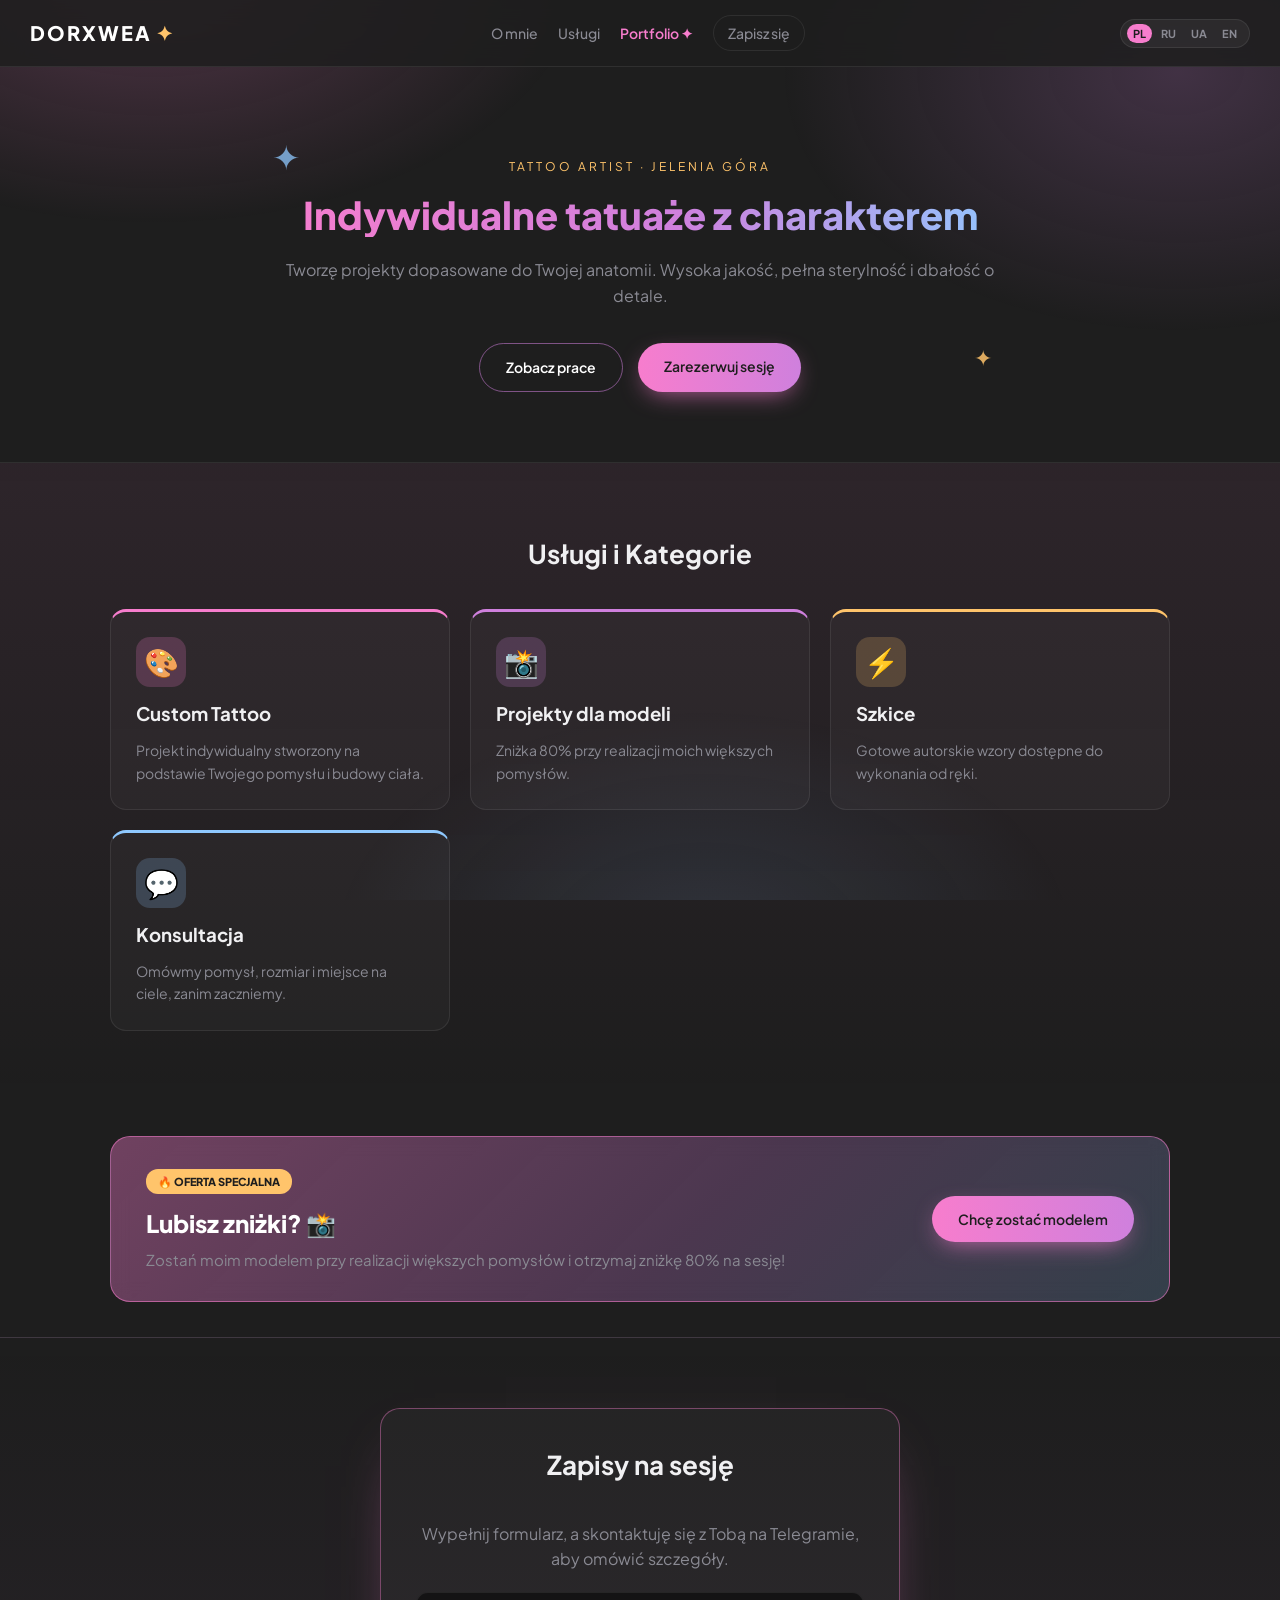
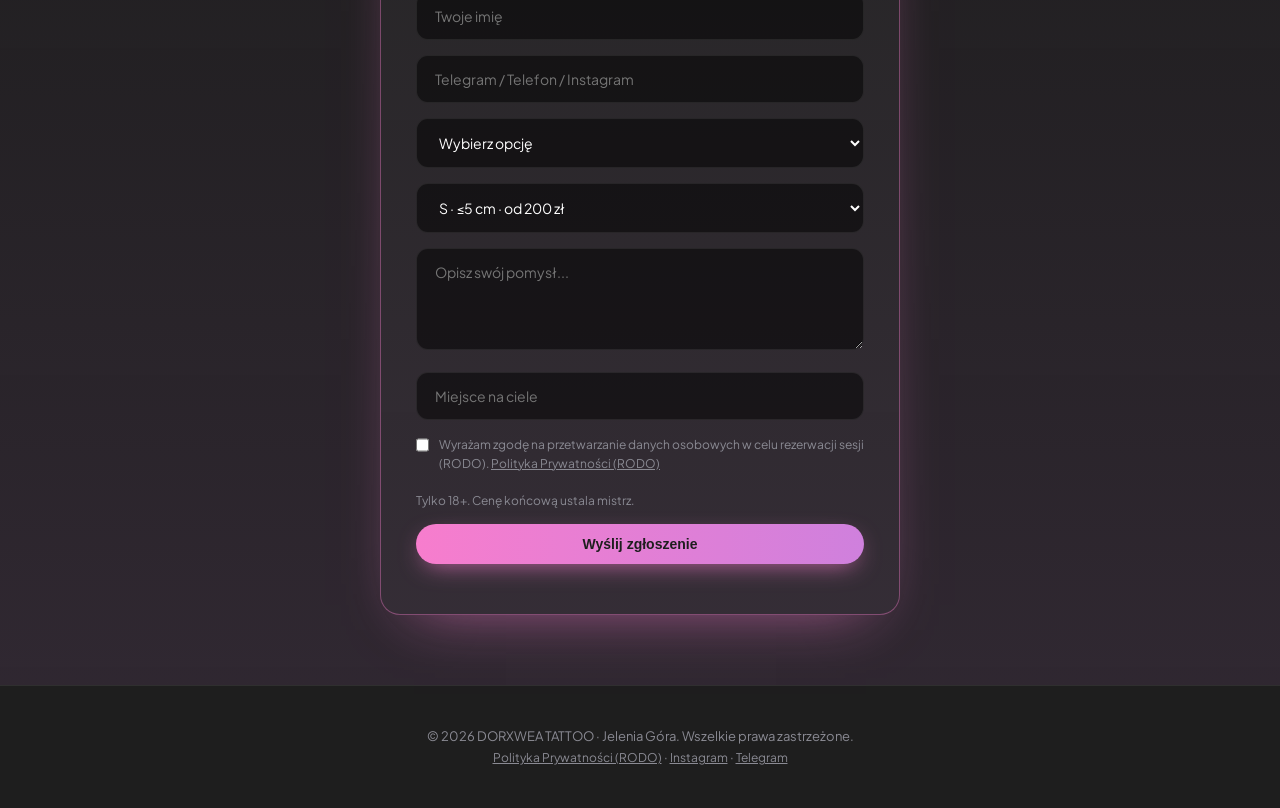
<file: index.html>
<!DOCTYPE html>
<html lang="pl"><head><meta charset="UTF-8"><meta name="viewport" content="width=device-width, initial-scale=1.0">
<title>DORXWEA TATTOO — tatuaże Jelenia Góra</title><link rel="stylesheet" href="styles.css">
<link rel="icon" href="data:image/svg+xml,<svg xmlns=%22http://www.w3.org/2000/svg%22 viewBox=%220 0 100 100%22><text y=%22.9em%22 font-size=%2290%22>✦</text></svg>">
<link rel="preconnect" href="https://fonts.googleapis.com"><link rel="preconnect" href="https://fonts.gstatic.com" crossorigin><link href="https://fonts.googleapis.com/css2?family=Plus+Jakarta+Sans:wght@300;400;600;800&display=swap" rel="stylesheet"><meta name="description" content="Autorskie tatuaże i szkice w Jeleniej Górze. Umów się przez formularz.">
<meta property="og:type" content="website"><meta property="og:site_name" content="DORXWEA TATTOO"><meta property="og:title" content="DORXWEA TATTOO — Jelenia Góra"><meta property="og:description" content="Autorskie tatuaże i szkice w Jeleniej Górze. Umów się przez formularz."><meta property="og:image" content="https://1tsfray.github.io/dorxwea/og.png"><meta property="og:url" content="https://1tsfray.github.io/dorxwea/"><meta name="twitter:card" content="summary_large_image">
  <link rel="canonical" href="https://1tsfray.github.io/dorxwea/">
<meta name="google-site-verification" content="fpPsu_zlMAIhCWUj0e3HK3klh6FLoE2OEKB9A2Q2Tnw" />
<script type="application/ld+json">
{"@context":"https://schema.org","@type":"TattooParlor","name":"DORXWEA TATTOO","url":"https://1tsfray.github.io/dorxwea/","areaServed":"Jelenia Góra","address":{"@type":"PostalAddress","addressLocality":"Jelenia Góra","addressCountry":"PL"}}
</script>
</head><body>
<header class="navbar">
<a href="index.html" class="logo">DORXWEA<span>✦</span></a>
<nav class="nav-links" id="navLinks">
<a href="about.html" data-i18n="navAbout"></a>
<a href="index.html#services" data-i18n="navServices"></a>
<a href="works.html" class="highlight-link" data-i18n="navPortfolio"></a>
<a href="index.html#booking" class="btn-nav" data-i18n="navBook"></a>
</nav>
<div class="lang-switch"><button class="lang-btn" data-lang="pl">PL</button><button class="lang-btn" data-lang="ru">RU</button><button class="lang-btn" data-lang="ua">UA</button><button class="lang-btn" data-lang="en">EN</button></div>
<button class="burger" id="burgerBtn" aria-label="Menu"><span></span><span></span><span></span></button>
</header>
<section class="hero"><div class="hero-content"><span class="subtitle" data-i18n="heroSubtitle"></span><h1 data-i18n="heroTitle"></h1><p data-i18n="heroDesc"></p>
<div class="hero-btns"><a href="works.html" class="btn btn-secondary" data-i18n="btnWorks"></a><a href="#booking" class="btn btn-primary" data-i18n="btnBook"></a></div></div></section>
<section id="services" class="section"><div class="container"><h2 data-i18n="servicesTitle"></h2><div class="cards-grid"><div class="card"><div class="card-icon">🎨</div><h3 data-i18n="card1Title"></h3><p data-i18n="card1Desc"></p></div><div class="card"><div class="card-icon">📸</div><h3 data-i18n="card2Title"></h3><p data-i18n="card2Desc"></p></div><div class="card"><div class="card-icon">⚡️</div><h3 data-i18n="card3Title"></h3><p data-i18n="card3Desc"></p></div><div class="card"><div class="card-icon">💬</div><h3 data-i18n="card4Title"></h3><p data-i18n="card4Desc"></p></div></div></div></section>
<section class="model-banner"><div class="container"><div class="model-card"><div class="model-content"><span class="model-badge" data-i18n="modelBannerBadge"></span><h2 data-i18n="modelBannerTitle"></h2><p data-i18n="modelBannerDesc"></p></div><a href="#booking" class="btn btn-primary btn-model" data-i18n="modelBannerBtn"></a></div></div></section>
<section id="booking" class="section booking-section"><div class="container"><div class="booking-card"><h2 data-i18n="bookingTitle"></h2><p data-i18n="bookingDesc" style="margin-bottom:20px;color:var(--text-secondary);text-align:center"></p>
<form id="bookingForm">
<div class="form-group"><input type="text" id="name" data-i18n-ph="namePlaceholder" maxlength="100" required></div>
<div class="form-group"><input type="text" id="contact" data-i18n-ph="contactPlaceholder" maxlength="100" required></div>
<div class="form-group"><select id="service" required><option value="" disabled selected data-i18n="servicePlaceholder"></option><option value="own" data-i18n="tOwn"></option><option value="model" data-i18n="tModel"></option><option value="sketch" data-i18n="tSketch"></option><option value="consultation" data-i18n="tCons"></option></select></div>
<div class="form-group" id="sizeRow"><select id="size" aria-label="Size"></select></div>
<div class="form-group"><textarea id="comment" rows="4" maxlength="1500" data-i18n-ph="commentPlaceholder"></textarea></div>
<div class="form-group"><input type="text" id="place" maxlength="100" data-i18n-ph="placePh"></div>
<input class="hp" id="hp" tabindex="-1" autocomplete="off" aria-hidden="true">
<div class="rodo-notice"><label><input type="checkbox" id="rodoCheck" required><span><span data-i18n="rodoNotice"></span> <a href="rodo.html" class="privacy-link" data-i18n="privacyLink"></a></span></label></div>
<p class="note" data-i18n="note"></p>
<button type="submit" class="btn btn-primary btn-block" id="submitBtn" data-i18n="submitBtn"></button>
<div id="formStatus" class="form-status" role="status"></div></form></div></div></section>
<section class="section" id="reviewsSec" style="display:none"><div class="container"><h2 data-i18n="revTitle"></h2><div class="cards-grid" id="reviews"></div></div></section>
<footer><p>© <span id="yr"></span> DORXWEA TATTOO · Jelenia Góra. <span data-i18n="rights"></span></p>
<p><a href="rodo.html" class="privacy-link" data-i18n="privacyLink"></a> · <a class="privacy-link" data-link="IG" target="_blank" rel="noopener">Instagram</a> · <a class="privacy-link" data-link="TG" target="_blank" rel="noopener">Telegram</a></p></footer>
<script src="script.js?v=3"></script></body></html>
</file>
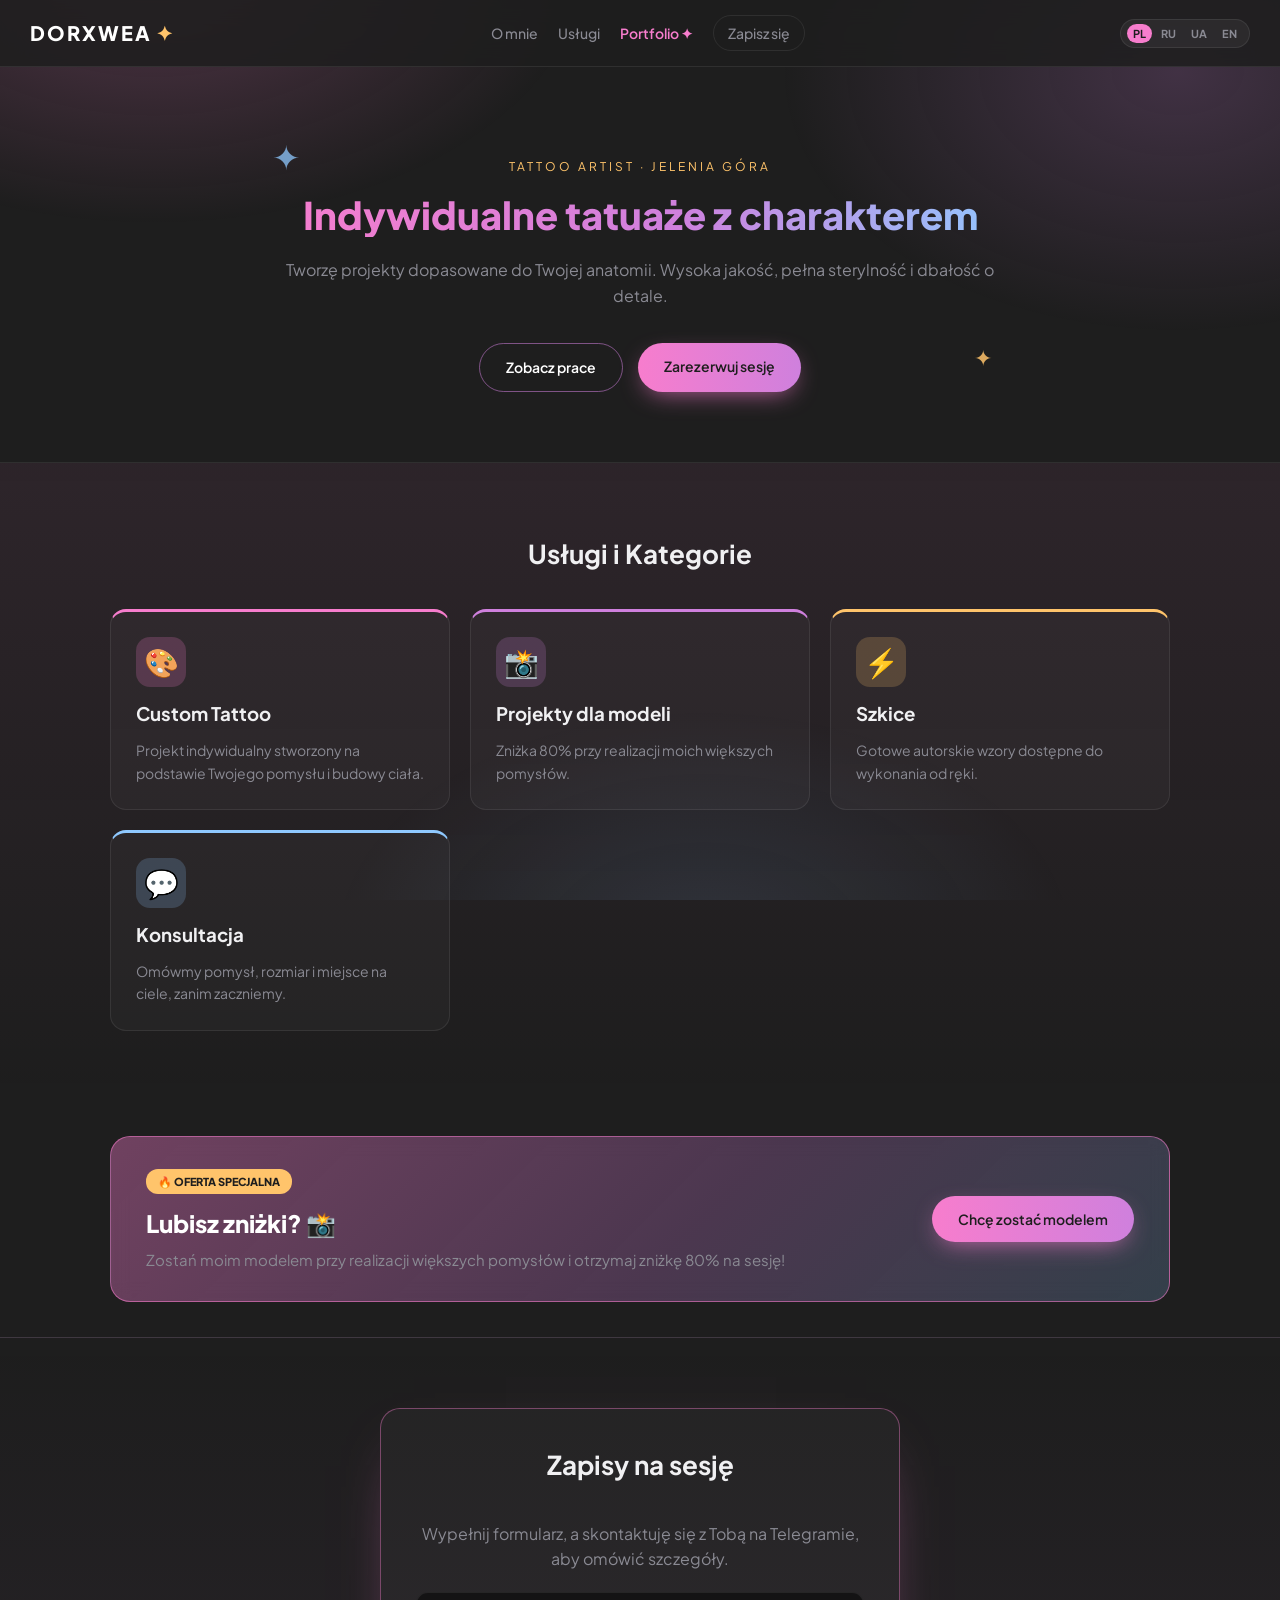
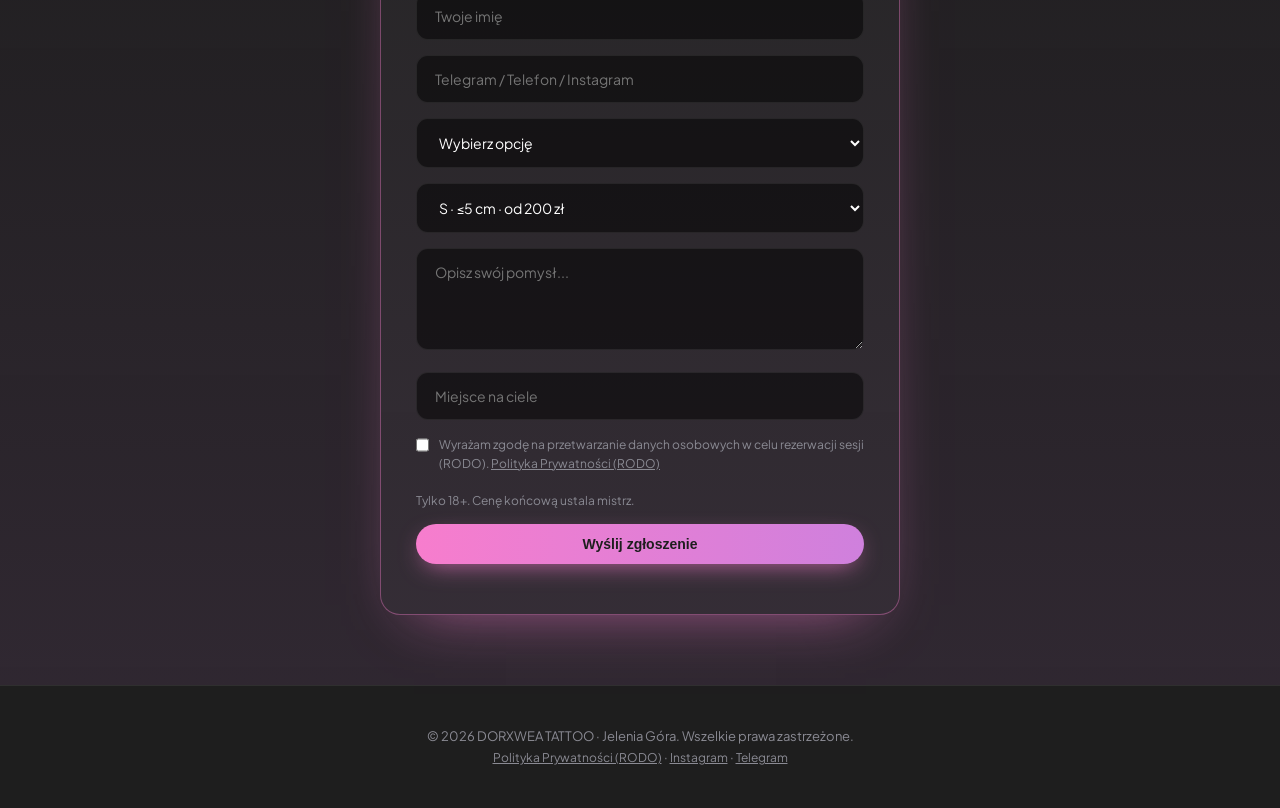
<file: index-2.html>
<!DOCTYPE html>
<html lang="pl"><head><meta charset="UTF-8"><meta name="viewport" content="width=device-width, initial-scale=1.0">
<title>DORXWEA TATTOO — tatuaże Jelenia Góra</title><link rel="stylesheet" href="styles.css">
<link rel="icon" href="data:image/svg+xml,<svg xmlns=%22http://www.w3.org/2000/svg%22 viewBox=%220 0 100 100%22><text y=%22.9em%22 font-size=%2290%22>✦</text></svg>">
<link rel="preconnect" href="https://fonts.googleapis.com"><link rel="preconnect" href="https://fonts.gstatic.com" crossorigin><link href="https://fonts.googleapis.com/css2?family=Plus+Jakarta+Sans:wght@300;400;600;800&display=swap" rel="stylesheet"><meta name="description" content="Autorskie tatuaże i szkice w Jeleniej Górze. Umów się przez formularz.">
<meta property="og:type" content="website"><meta property="og:site_name" content="DORXWEA TATTOO"><meta property="og:title" content="DORXWEA TATTOO — Jelenia Góra"><meta property="og:description" content="Autorskie tatuaże i szkice w Jeleniej Górze. Umów się przez formularz."><meta property="og:image" content="https://1tsfray.github.io/dorxwea/og.png"><meta property="og:url" content="https://1tsfray.github.io/dorxwea/"><meta name="twitter:card" content="summary_large_image">
</head><body>
<header class="navbar">
<a href="index.html" class="logo">DORXWEA<span>✦</span></a>
<nav class="nav-links" id="navLinks">
<a href="about.html" data-i18n="navAbout"></a>
<a href="index.html#services" data-i18n="navServices"></a>
<a href="works.html" class="highlight-link" data-i18n="navPortfolio"></a>
<a href="index.html#booking" class="btn-nav" data-i18n="navBook"></a>
</nav>
<div class="lang-switch"><button class="lang-btn" data-lang="pl">PL</button><button class="lang-btn" data-lang="ru">RU</button><button class="lang-btn" data-lang="ua">UA</button><button class="lang-btn" data-lang="en">EN</button></div>
<button class="burger" id="burgerBtn" aria-label="Menu"><span></span><span></span><span></span></button>
</header>
<section class="hero"><div class="hero-content"><span class="subtitle" data-i18n="heroSubtitle"></span><h1 data-i18n="heroTitle"></h1><p data-i18n="heroDesc"></p>
<div class="hero-btns"><a href="works.html" class="btn btn-secondary" data-i18n="btnWorks"></a><a href="#booking" class="btn btn-primary" data-i18n="btnBook"></a></div></div></section>
<section id="services" class="section"><div class="container"><h2 data-i18n="servicesTitle"></h2><div class="cards-grid"><div class="card"><div class="card-icon">🎨</div><h3 data-i18n="card1Title"></h3><p data-i18n="card1Desc"></p></div><div class="card"><div class="card-icon">📸</div><h3 data-i18n="card2Title"></h3><p data-i18n="card2Desc"></p></div><div class="card"><div class="card-icon">⚡️</div><h3 data-i18n="card3Title"></h3><p data-i18n="card3Desc"></p></div><div class="card"><div class="card-icon">💬</div><h3 data-i18n="card4Title"></h3><p data-i18n="card4Desc"></p></div></div></div></section>
<section class="model-banner"><div class="container"><div class="model-card"><div class="model-content"><span class="model-badge" data-i18n="modelBannerBadge"></span><h2 data-i18n="modelBannerTitle"></h2><p data-i18n="modelBannerDesc"></p></div><a href="#booking" class="btn btn-primary btn-model" data-i18n="modelBannerBtn"></a></div></div></section>
<section id="booking" class="section booking-section"><div class="container"><div class="booking-card"><h2 data-i18n="bookingTitle"></h2><p data-i18n="bookingDesc" style="margin-bottom:20px;color:var(--text-secondary);text-align:center"></p>
<form id="bookingForm">
<div class="form-group"><input type="text" id="name" data-i18n-ph="namePlaceholder" maxlength="100" required></div>
<div class="form-group"><input type="text" id="contact" data-i18n-ph="contactPlaceholder" maxlength="100" required></div>
<div class="form-group"><select id="service" required><option value="" disabled selected data-i18n="servicePlaceholder"></option><option value="own" data-i18n="tOwn"></option><option value="model" data-i18n="tModel"></option><option value="sketch" data-i18n="tSketch"></option><option value="consultation" data-i18n="tCons"></option></select></div>
<div class="form-group" id="sizeRow"><select id="size" aria-label="Size"></select></div>
<div class="form-group"><textarea id="comment" rows="4" maxlength="1500" data-i18n-ph="commentPlaceholder"></textarea></div>
<div class="form-group"><input type="text" id="place" maxlength="100" data-i18n-ph="placePh"></div>
<input class="hp" id="hp" tabindex="-1" autocomplete="off" aria-hidden="true">
<div class="rodo-notice"><label><input type="checkbox" id="rodoCheck" required><span><span data-i18n="rodoNotice"></span> <a href="rodo.html" class="privacy-link" data-i18n="privacyLink"></a></span></label></div>
<p class="note" data-i18n="note"></p>
<button type="submit" class="btn btn-primary btn-block" id="submitBtn" data-i18n="submitBtn"></button>
<div id="formStatus" class="form-status" role="status"></div></form></div></div></section>
<section class="section" id="reviewsSec" style="display:none"><div class="container"><h2 data-i18n="revTitle"></h2><div class="cards-grid" id="reviews"></div></div></section>
<footer><p>© <span id="yr"></span> DORXWEA TATTOO · Jelenia Góra. <span data-i18n="rights"></span></p>
<p><a href="rodo.html" class="privacy-link" data-i18n="privacyLink"></a> · <a class="privacy-link" data-link="IG" target="_blank" rel="noopener">Instagram</a> · <a class="privacy-link" data-link="TG" target="_blank" rel="noopener">Telegram</a></p></footer>
<script src="script.js?v=3"></script></body></html>
</file>
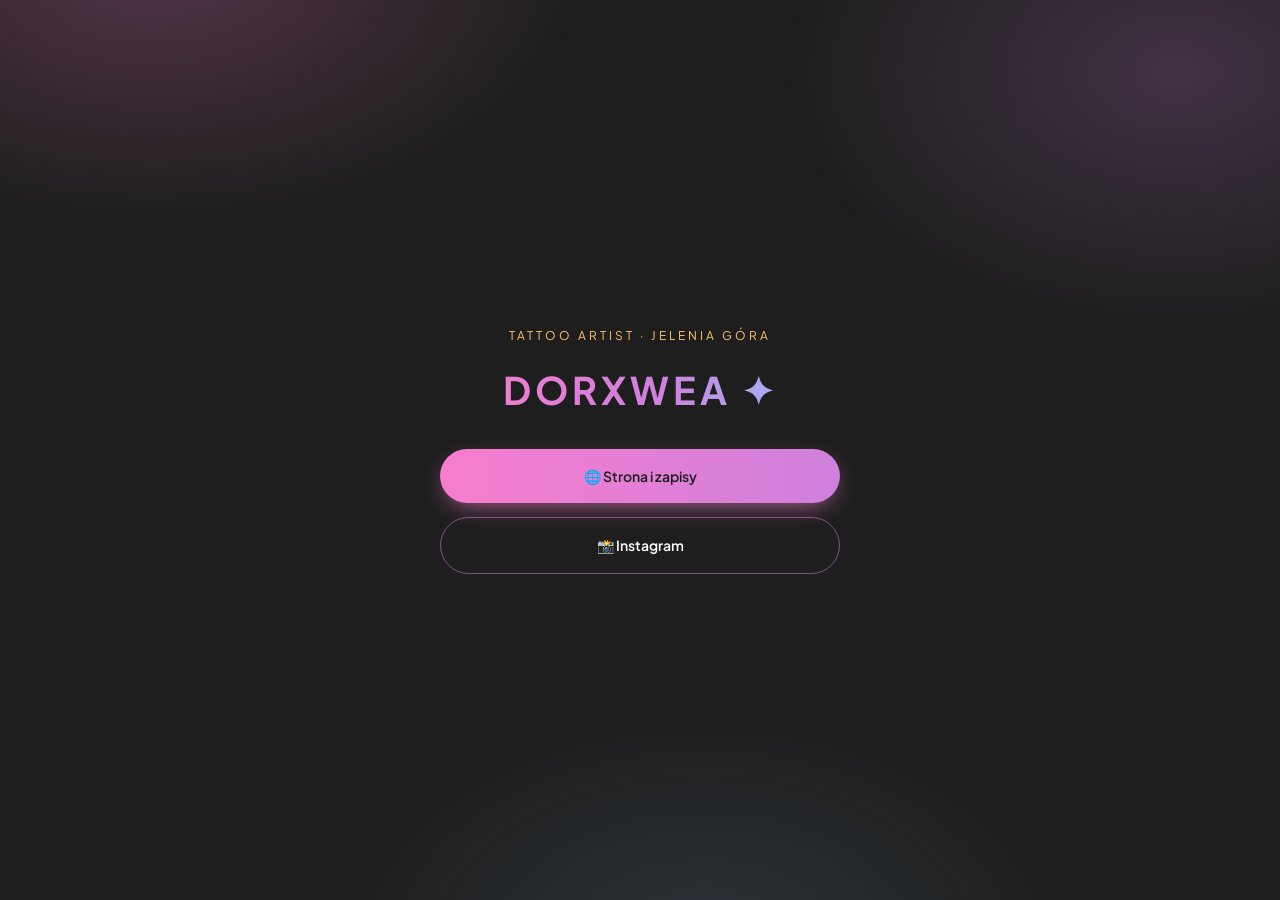
<file: links.html>
<!DOCTYPE html>
<html lang="pl"><head><meta charset="UTF-8"><meta name="viewport" content="width=device-width, initial-scale=1.0">
<title>DORXWEA TATTOO — Jelenia Góra</title>
<meta name="description" content="Strona, zapisy i Instagram — DORXWEA TATTOO, Jelenia Góra.">
<meta property="og:type" content="website"><meta property="og:title" content="DORXWEA TATTOO — Jelenia Góra"><meta property="og:description" content="Strona, zapisy i Instagram."><meta property="og:image" content="https://1tsfray.github.io/dorxwea/og.png"><meta name="twitter:card" content="summary_large_image">
<link rel="stylesheet" href="styles.css">
<link rel="preconnect" href="https://fonts.googleapis.com"><link rel="preconnect" href="https://fonts.gstatic.com" crossorigin><link href="https://fonts.googleapis.com/css2?family=Plus+Jakarta+Sans:wght@300;400;600;800&display=swap" rel="stylesheet">
<style>
.lp{min-height:100vh;display:grid;place-items:center;padding:30px 20px}
.lp-card{width:100%;max-width:400px;text-align:center}
.lp h1{font-size:38px;letter-spacing:4px;margin:6px 0 28px;background:linear-gradient(90deg,#F77DCD,#CF80DD 55%,#8FC9FF);-webkit-background-clip:text;background-clip:text;color:transparent}
.lp .btn{display:block;margin-top:14px;padding:16px}
</style></head><body>
<main class="lp"><div class="lp-card">
<span class="subtitle">Tattoo Artist · Jelenia Góra</span>
<h1>DORXWEA ✦</h1>
<a class="btn btn-primary btn-block" href="index.html">🌐 Strona i zapisy</a>
<a class="btn btn-secondary btn-block" data-link="IG" target="_blank" rel="noopener">📸 Instagram</a>
</div></main>
<script src="script.js?v=3"></script></body></html>
</file>
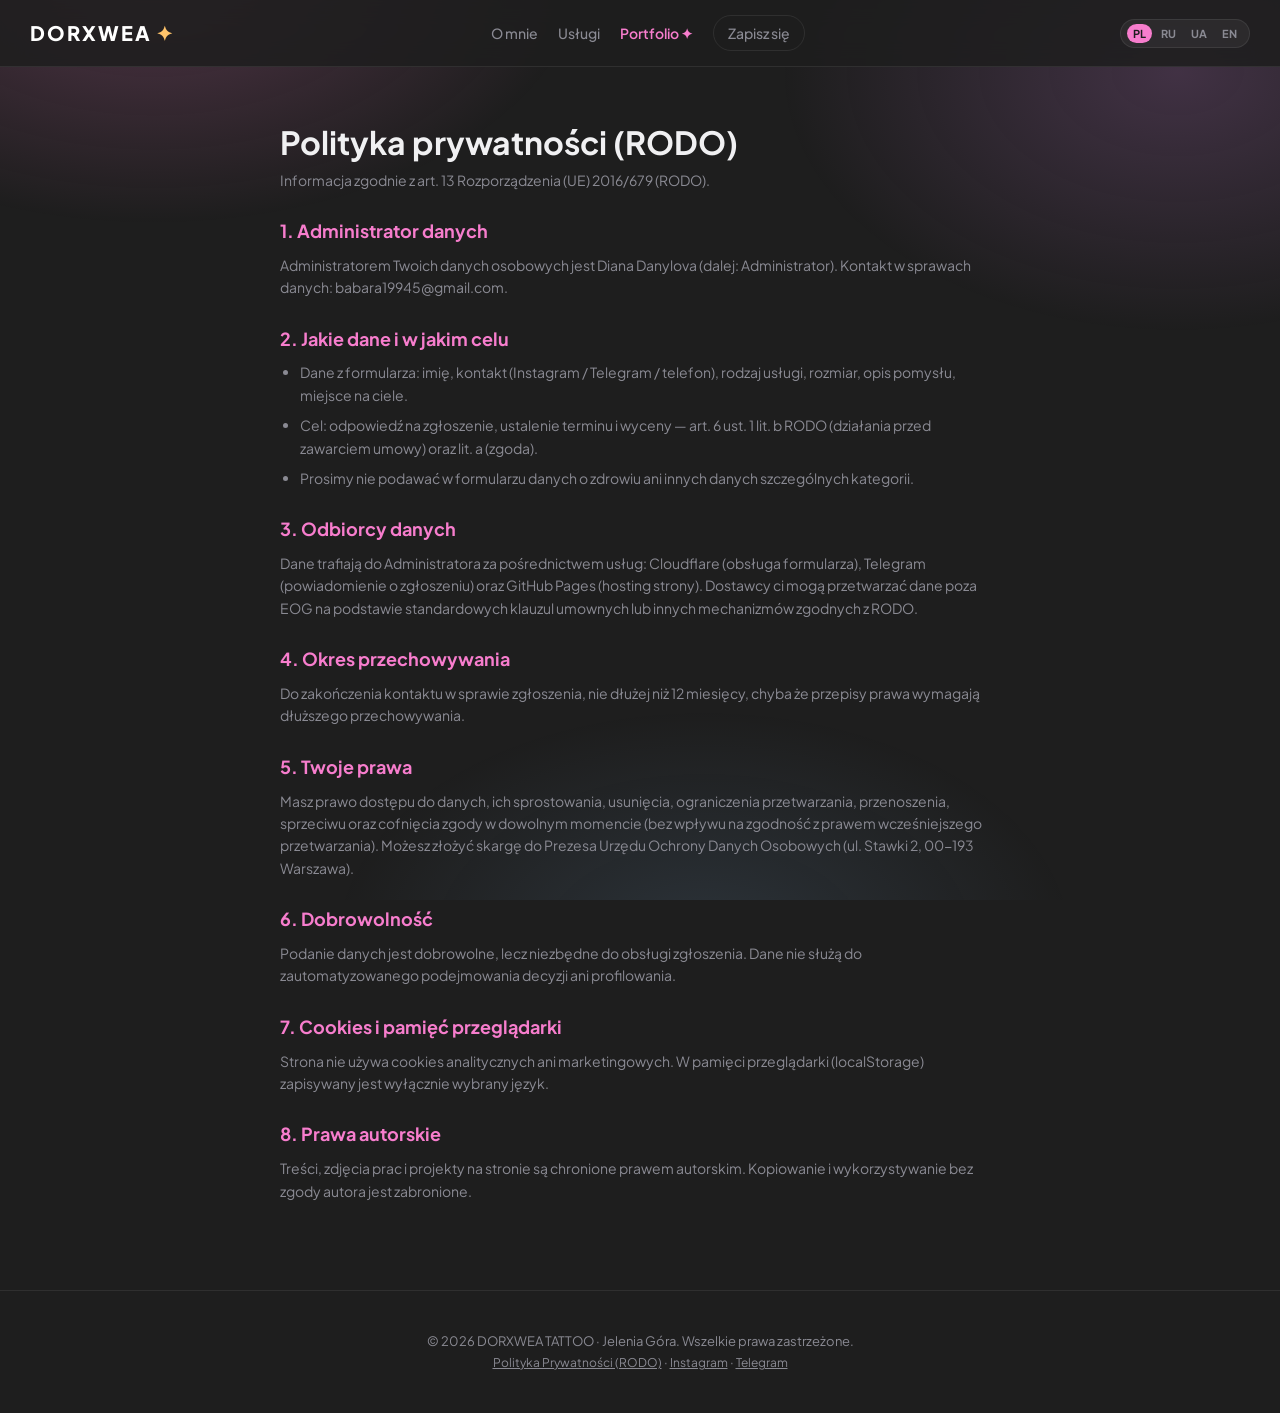
<file: rodo.html>
<!DOCTYPE html>
<html lang="pl"><head><meta charset="UTF-8"><meta name="viewport" content="width=device-width, initial-scale=1.0">
<title>Polityka prywatności — DORXWEA TATTOO</title><link rel="stylesheet" href="styles.css">
<link rel="icon" href="data:image/svg+xml,<svg xmlns=%22http://www.w3.org/2000/svg%22 viewBox=%220 0 100 100%22><text y=%22.9em%22 font-size=%2290%22>✦</text></svg>">
<link rel="preconnect" href="https://fonts.googleapis.com"><link rel="preconnect" href="https://fonts.gstatic.com" crossorigin><link href="https://fonts.googleapis.com/css2?family=Plus+Jakarta+Sans:wght@300;400;600;800&display=swap" rel="stylesheet"></head><body>
<header class="navbar">
<a href="index.html" class="logo">DORXWEA<span>✦</span></a>
<nav class="nav-links" id="navLinks">
<a href="about.html" data-i18n="navAbout"></a>
<a href="index.html#services" data-i18n="navServices"></a>
<a href="works.html" class="highlight-link" data-i18n="navPortfolio"></a>
<a href="index.html#booking" class="btn-nav" data-i18n="navBook"></a>
</nav>
<div class="lang-switch"><button class="lang-btn" data-lang="pl">PL</button><button class="lang-btn" data-lang="ru">RU</button><button class="lang-btn" data-lang="ua">UA</button><button class="lang-btn" data-lang="en">EN</button></div>
<button class="burger" id="burgerBtn" aria-label="Menu"><span></span><span></span><span></span></button>
</header>
<main class="container legal"><h1>Polityka prywatności (RODO)</h1><p>Informacja zgodnie z art. 13 Rozporządzenia (UE) 2016/679 (RODO).</p>
<h2>1. Administrator danych</h2><p>Administratorem Twoich danych osobowych jest Diana Danylova (dalej: Administrator). Kontakt w sprawach danych: babara19945@gmail.com.</p>
<h2>2. Jakie dane i w jakim celu</h2><ul><li>Dane z formularza: imię, kontakt (Instagram / Telegram / telefon), rodzaj usługi, rozmiar, opis pomysłu, miejsce na ciele.</li><li>Cel: odpowiedź na zgłoszenie, ustalenie terminu i wyceny — art. 6 ust. 1 lit. b RODO (działania przed zawarciem umowy) oraz lit. a (zgoda).</li><li>Prosimy nie podawać w formularzu danych o zdrowiu ani innych danych szczególnych kategorii.</li></ul>
<h2>3. Odbiorcy danych</h2><p>Dane trafiają do Administratora za pośrednictwem usług: Cloudflare (obsługa formularza), Telegram (powiadomienie o zgłoszeniu) oraz GitHub Pages (hosting strony). Dostawcy ci mogą przetwarzać dane poza EOG na podstawie standardowych klauzul umownych lub innych mechanizmów zgodnych z RODO.</p>
<h2>4. Okres przechowywania</h2><p>Do zakończenia kontaktu w sprawie zgłoszenia, nie dłużej niż 12 miesięcy, chyba że przepisy prawa wymagają dłuższego przechowywania.</p>
<h2>5. Twoje prawa</h2><p>Masz prawo dostępu do danych, ich sprostowania, usunięcia, ograniczenia przetwarzania, przenoszenia, sprzeciwu oraz cofnięcia zgody w dowolnym momencie (bez wpływu na zgodność z prawem wcześniejszego przetwarzania). Możesz złożyć skargę do Prezesa Urzędu Ochrony Danych Osobowych (ul. Stawki 2, 00-193 Warszawa).</p>
<h2>6. Dobrowolność</h2><p>Podanie danych jest dobrowolne, lecz niezbędne do obsługi zgłoszenia. Dane nie służą do zautomatyzowanego podejmowania decyzji ani profilowania.</p>
<h2>7. Cookies i pamięć przeglądarki</h2><p>Strona nie używa cookies analitycznych ani marketingowych. W pamięci przeglądarki (localStorage) zapisywany jest wyłącznie wybrany język.</p>
<h2>8. Prawa autorskie</h2><p>Treści, zdjęcia prac i projekty na stronie są chronione prawem autorskim. Kopiowanie i wykorzystywanie bez zgody autora jest zabronione.</p></main>
<footer><p>© <span id="yr"></span> DORXWEA TATTOO · Jelenia Góra. <span data-i18n="rights"></span></p>
<p><a href="rodo.html" class="privacy-link" data-i18n="privacyLink"></a> · <a class="privacy-link" data-link="IG" target="_blank" rel="noopener">Instagram</a> · <a class="privacy-link" data-link="TG" target="_blank" rel="noopener">Telegram</a></p></footer>
<script src="script.js?v=3"></script></body></html>
</file>
<file: styles.css>
:root {
  --bg-color: #1E1E1E;
  --card-bg: rgba(255, 255, 255, 0.03);
  --border-color: rgba(255, 255, 255, 0.08);
  --accent-gold: #F77DCD;
  --accent2: #CF80DD;
  --text-primary: #f0f0f2;
  --text-secondary: #8a8a93;
  --font-main: 'Plus Jakarta Sans', sans-serif;
}

* {
  box-sizing: border-box;
  margin: 0;
  padding: 0;
}

body {
  background-color: var(--bg-color);
  color: var(--text-primary);
  font-family: var(--font-main);
  line-height: 1.6;
  overflow-x: hidden;
}

.container {
  max-width: 1100px;
  margin: 0 auto;
  padding: 0 20px;
}

/* Навигация */
.navbar {
  display: flex;
  justify-content: space-between;
  align-items: center;
  padding: 15px 30px;
  background: rgba(30, 30, 30, 0.85);
  backdrop-filter: blur(12px);
  position: sticky;
  top: 0;
  z-index: 100;
  border-bottom: 1px solid var(--border-color);
}

.logo {
  font-size: 20px;
  font-weight: 800;
  letter-spacing: 2px;
  color: #fff;
  text-decoration: none;
}

.logo span {
  color: var(--accent-gold);
  margin-left: 4px;
}

.nav-links {
  display: flex;
  gap: 20px;
  align-items: center;
}

.nav-links a {
  color: var(--text-secondary);
  text-decoration: none;
  font-size: 14px;
  font-weight: 500;
  transition: color 0.3s;
}

.nav-links a:hover, .nav-links a.active {
  color: #fff;
}

.highlight-link {
  color: var(--accent-gold) !important;
  font-weight: 600 !important;
}

.btn-nav {
  border: 1px solid var(--border-color);
  padding: 6px 14px;
  border-radius: 20px;
}

/* Переключатель языков */
.lang-switch {
  display: flex;
  align-items: center;
  gap: 3px;
  background: rgba(255, 255, 255, 0.05);
  padding: 4px 6px;
  border-radius: 20px;
  border: 1px solid var(--border-color);
}

.lang-btn {
  background: none;
  border: none;
  color: var(--text-secondary);
  cursor: pointer;
  font-weight: 700;
  font-size: 11px;
  font-family: inherit;
  padding: 3px 6px;
  border-radius: 10px;
  transition: all 0.3s;
}

.lang-btn.active {
  background: #fff;
  color: #000;
}

.lang-btn:hover:not(.active) {
  color: #fff;
}

.burger {
  display: none;
  background: none;
  border: none;
  cursor: pointer;
  flex-direction: column;
  gap: 5px;
}

.burger span {
  display: block;
  width: 22px;
  height: 2px;
  background-color: #fff;
}

/* Hero Section */
.hero {
  padding: 90px 20px 70px;
  text-align: center;
  max-width: 800px;
  margin: 0 auto;
}

.subtitle {
  font-size: 12px;
  text-transform: uppercase;
  letter-spacing: 3px;
  color: var(--accent-gold);
  display: block;
  margin-bottom: 15px;
}

.hero h1 {
  font-size: 38px;
  font-weight: 800;
  line-height: 1.2;
  margin-bottom: 20px;
}

.hero p {
  color: var(--text-secondary);
  font-size: 16px;
  margin-bottom: 35px;
}

.hero-btns {
  display: flex;
  gap: 15px;
  justify-content: center;
  flex-wrap: wrap;
}

.btn {
  padding: 12px 26px;
  border-radius: 30px;
  font-size: 14px;
  font-weight: 600;
  text-decoration: none;
  cursor: pointer;
  transition: all 0.3s;
  border: none;
}

.btn-primary { background: #fff; color: #000; }
.btn-primary:hover { background: #e0e0e0; transform: translateY(-2px); }

.btn-secondary { background: transparent; color: #fff; border: 1px solid var(--border-color); }
.btn-secondary:hover { background: rgba(255, 255, 255, 0.05); }

.btn-block { width: 100%; }

/* Секции */
.section { padding: 70px 0; border-top: 1px solid var(--border-color); }
.section h2 { font-size: 26px; text-align: center; margin-bottom: 35px; }

.about-text {
  max-width: 700px;
  margin: 0 auto;
  text-align: center;
  font-size: 16px;
  color: var(--text-secondary);
}

.cards-grid {
  display: grid;
  grid-template-columns: repeat(auto-fit, minmax(260px, 1fr));
  gap: 20px;
}

.card {
  background: var(--card-bg);
  border: 1px solid var(--border-color);
  border-radius: 16px;
  padding: 25px;
}

.card-icon { font-size: 28px; margin-bottom: 12px; }
.card h3 { margin-bottom: 10px; }
.card p { color: var(--text-secondary); font-size: 14px; }

/* Форма записи */
.booking-card {
  max-width: 520px;
  margin: 0 auto;
  background: var(--card-bg);
  border: 1px solid var(--border-color);
  padding: 35px;
  border-radius: 20px;
}

.form-group { margin-bottom: 15px; }
.form-group input, .form-group select, .form-group textarea {
  width: 100%;
  padding: 14px 18px;
  background: rgba(0, 0, 0, 0.5);
  border: 1px solid var(--border-color);
  border-radius: 12px;
  color: #fff;
  font-family: inherit;
  font-size: 14px;
  outline: none;
}

.form-group input:focus, .form-group select:focus, .form-group textarea:focus {
  border-color: #fff;
}

.form-status { margin-top: 15px; text-align: center; font-size: 14px; }

/* Страница Галереи */
.portfolio-page { padding: 40px 20px 80px; }
.portfolio-header { text-align: center; margin-bottom: 35px; }
.portfolio-header h1 { font-size: 32px; margin-bottom: 10px; }
.portfolio-header p { color: var(--text-secondary); }

.filter-tabs {
  display: flex;
  justify-content: center;
  gap: 10px;
  margin-bottom: 35px;
  flex-wrap: wrap;
}

.tab-btn {
  padding: 8px 18px;
  border-radius: 20px;
  background: var(--card-bg);
  border: 1px solid var(--border-color);
  color: var(--text-secondary);
  cursor: pointer;
  font-family: inherit;
  font-size: 13px;
  transition: all 0.3s;
}

.tab-btn.active, .tab-btn:hover { background: #fff; color: #000; border-color: #fff; }

.gallery-grid {
  display: grid;
  grid-template-columns: repeat(auto-fill, minmax(250px, 1fr));
  gap: 20px;
}

.gallery-card {
  position: relative;
  border-radius: 16px;
  overflow: hidden;
  background: var(--card-bg);
  border: 1px solid var(--border-color);
  cursor: pointer;
  aspect-ratio: 3/4;
}

.gallery-card img {
  width: 100%; height: 100%; object-fit: cover; transition: transform 0.4s;
}

.gallery-card:hover img { transform: scale(1.05); }

.card-overlay {
  position: absolute;
  bottom: 0; left: 0; right: 0;
  padding: 20px;
  background: linear-gradient(to top, rgba(0,0,0,0.9), transparent);
  opacity: 0;
  transition: opacity 0.3s;
  display: flex;
  flex-direction: column;
  justify-content: flex-end;
}

.gallery-card:hover .card-overlay { opacity: 1; }

.badge {
  display: inline-block;
  padding: 4px 10px;
  background: rgba(255, 255, 255, 0.2);
  backdrop-filter: blur(5px);
  border-radius: 12px;
  font-size: 11px;
  text-transform: uppercase;
  margin-bottom: 6px;
  width: fit-content;
}

.empty-state { text-align: center; padding: 60px 0; color: var(--text-secondary); }

/* Модальное окно */
.modal {
  display: none;
  position: fixed;
  top: 0; left: 0; width: 100%; height: 100%;
  background: rgba(0, 0, 0, 0.9);
  backdrop-filter: blur(8px);
  z-index: 1000;
  justify-content: center;
  align-items: center;
  padding: 20px;
}

.modal-content-wrapper {
  max-width: 750px;
  max-height: 90vh;
  display: flex;
  flex-direction: column;
  background: #262626;
  border: 1px solid var(--border-color);
  border-radius: 20px;
  overflow: hidden;
}

.modal-content-wrapper img { max-height: 70vh; width: 100%; object-fit: contain; background: #000; }
.modal-info { padding: 20px; }
.modal-close { position: absolute; top: 20px; right: 30px; font-size: 36px; color: #fff; cursor: pointer; }

footer { text-align: center; padding: 40px; border-top: 1px solid var(--border-color); color: var(--text-secondary); font-size: 13px; }

/* Адаптированность */
@media (max-width: 768px) {
  .navbar { padding: 12px 15px; }
  .burger { display: flex; }
  .nav-links {
    display: none;
    position: absolute;
    top: 100%; left: 0; right: 0;
    background: #1E1E1E;
    flex-direction: column;
    padding: 20px;
    border-bottom: 1px solid var(--border-color);
  }
  .nav-links.open { display: flex; }
  .hero h1 { font-size: 28px; }
}
/* RODO & Privacy Styles */
.rodo-notice {
  font-size: 12px;
  color: var(--text-secondary);
  margin-bottom: 18px;
  text-align: left;
}

.rodo-notice label {
  display: flex;
  align-items: flex-start;
  gap: 10px;
  cursor: pointer;
}

.rodo-notice input[type="checkbox"] {
  width: 16px;
  height: 16px;
  margin-top: 2px;
  accent-color: var(--accent-gold);
  cursor: pointer;
}

.privacy-link {
  color: #8a8a93;
  font-size: 12px;
  text-decoration: underline;
  transition: color 0.3s;
}

.privacy-link:hover {
  color: #ffffff;
}

.privacy-card {
  padding: 35px 25px;
  max-width: 550px;
  width: 90%;
  background: #262626;
  position: relative;
}

/* Баннер скидки для моделей */
.model-banner {
  padding: 35px 0;
}

.model-card {
  background: linear-gradient(135deg, rgba(247, 125, 205, 0.15) 0%, rgba(20, 20, 23, 0.85) 100%);
  border: 1px solid rgba(247, 125, 205, 0.4);
  border-radius: 20px;
  padding: 30px 35px;
  display: flex;
  justify-content: space-between;
  align-items: center;
  gap: 20px;
  backdrop-filter: blur(10px);
  position: relative;
  overflow: hidden;
}

.model-badge {
  display: inline-block;
  padding: 4px 12px;
  background: var(--accent-gold);
  color: #000;
  font-weight: 800;
  font-size: 11px;
  text-transform: uppercase;
  border-radius: 12px;
  margin-bottom: 10px;
}

.model-content h2 {
  font-size: 24px;
  font-weight: 800;
  color: #fff;
  margin-bottom: 6px;
}

.model-content p {
  color: var(--text-secondary);
  font-size: 15px;
  line-height: 1.5;
}

.model-content b {
  color: var(--accent-gold);
}

.btn-model {
  white-space: nowrap;
  box-shadow: 0 4px 20px rgba(247, 125, 205, 0.25);
  transition: transform 0.3s, box-shadow 0.3s;
}

.btn-model:hover {
  transform: translateY(-2px);
  box-shadow: 0 6px 25px rgba(247, 125, 205, 0.4);
}

/* Мобильная адаптация */
@media (max-width: 768px) {
  .model-card {
    flex-direction: column;
    text-align: center;
    padding: 25px 20px;
  }
  
  .btn-model {
    width: 100%;
  }
}

/* DORXWEA overrides */
.btn-primary{background:linear-gradient(90deg,var(--accent-gold),var(--accent2));color:#1E1E1E}
.btn-primary:hover{background:linear-gradient(90deg,var(--accent2),var(--accent-gold))}
.lang-btn.active,.tab-btn.active,.tab-btn:hover{background:var(--accent-gold);color:#1E1E1E;border-color:var(--accent-gold)}
.form-group input:focus,.form-group select:focus,.form-group textarea:focus{border-color:var(--accent2)}
.form-group select option{background:#1E1E1E}
.hp{position:absolute;left:-9999px}
.note{font-size:12px;color:var(--text-secondary);margin-bottom:14px}
.about-page{padding:50px 20px 80px}.about-page h1{text-align:center}
.about-grid{display:grid;grid-template-columns:1fr 2fr;gap:30px;align-items:center;margin-top:30px}
.about-grid img{width:100%;border-radius:16px}
@media(max-width:700px){.about-grid{grid-template-columns:1fr}}
.legal{max-width:760px;padding:50px 20px 80px}
.legal h2{font-size:18px;margin:26px 0 8px;color:var(--accent-gold)}
.legal p,.legal li{color:var(--text-secondary);font-size:14px;margin-bottom:8px}.legal ul{padding-left:20px}
.review p{margin-top:6px}
:focus-visible{outline:2px solid var(--accent2);outline-offset:2px}
.stars{color:var(--accent-gold);letter-spacing:4px;font-size:18px;margin-bottom:6px}.stars span{color:rgba(255,255,255,.15)}
.att-btn{margin-top:12px;background:none;border:1px solid var(--accent2);color:var(--text-primary);padding:7px 14px;border-radius:20px;font:inherit;font-size:13px;cursor:pointer;transition:all .3s}
.att-btn:hover{background:var(--accent2);color:#1E1E1E}
.att{display:grid;grid-template-columns:repeat(auto-fill,minmax(90px,1fr));gap:8px;margin-top:12px}.att[hidden]{display:none}
.att img{width:100%;aspect-ratio:1;object-fit:cover;border-radius:10px;display:block}

/* ===== Яркость: розовый + сиреневый + янтарь + ледяной голубой ===== */
:root{--amber:#FFC46B;--ice:#8FC9FF}
body::before{content:"";position:fixed;inset:0;z-index:-1;pointer-events:none;background:
 radial-gradient(700px 420px at 12% -4%,rgba(247,125,205,.24),transparent 62%),
 radial-gradient(640px 420px at 92% 8%,rgba(207,128,221,.2),transparent 62%),
 radial-gradient(600px 380px at 55% 105%,rgba(143,201,255,.12),transparent 62%)}
.logo span{color:var(--amber)}
.nav-links a:hover,.privacy-link:hover{color:var(--accent-gold)}
.hero{position:relative}
.hero h1{background:linear-gradient(90deg,#F77DCD,#CF80DD 55%,#8FC9FF);-webkit-background-clip:text;background-clip:text;color:transparent}
.hero::before{content:"✦";position:absolute;left:4%;top:16%;font-size:34px;color:var(--ice);opacity:.75}
.hero::after{content:"✦";position:absolute;right:6%;bottom:22%;font-size:22px;color:var(--amber);opacity:.85}
.subtitle{color:var(--amber)}
.btn-primary{box-shadow:0 8px 24px -8px rgba(247,125,205,.75)}
.btn-secondary{border-color:rgba(207,128,221,.55)}
.btn-secondary:hover{background:rgba(207,128,221,.15)}
#services{background:linear-gradient(180deg,rgba(247,125,205,.07),transparent)}
.booking-section{background:linear-gradient(180deg,transparent,rgba(207,128,221,.1))}
.cards-grid .card:nth-child(4n+1){--c:#F77DCD}
.cards-grid .card:nth-child(4n+2){--c:#CF80DD}
.cards-grid .card:nth-child(4n+3){--c:#FFC46B}
.cards-grid .card:nth-child(4n+4){--c:#8FC9FF}
.card{border-top:3px solid var(--c,#F77DCD);transition:transform .3s,box-shadow .3s}
.card:hover{transform:translateY(-4px);box-shadow:0 14px 34px -14px var(--c,#F77DCD)}
.card-icon{width:50px;height:50px;display:grid;place-items:center;border-radius:14px;background:color-mix(in srgb,var(--c,#F77DCD) 20%,transparent)}
.model-card{background:linear-gradient(135deg,rgba(247,125,205,.38),rgba(207,128,221,.26) 55%,rgba(143,201,255,.2));border-color:rgba(247,125,205,.55)}
.model-badge{background:var(--amber);color:#1E1E1E}
.booking-card{border-color:rgba(247,125,205,.4);box-shadow:0 24px 60px -34px rgba(247,125,205,.7)}
.form-group input:focus,.form-group select:focus,.form-group textarea:focus{box-shadow:0 0 0 3px rgba(207,128,221,.25)}
.tab-btn{border-color:rgba(207,128,221,.45)}
.gallery-card{transition:transform .3s,box-shadow .3s}
.gallery-card:hover{transform:translateY(-4px);box-shadow:0 14px 34px -14px #F77DCD;border-color:rgba(247,125,205,.6)}
.badge{background:rgba(247,125,205,.35)}
.stars{color:var(--amber)}
.stars span{color:rgba(255,196,107,.22)}
.att-btn{border-color:var(--ice)}.att-btn:hover{background:var(--ice)}
</file>
